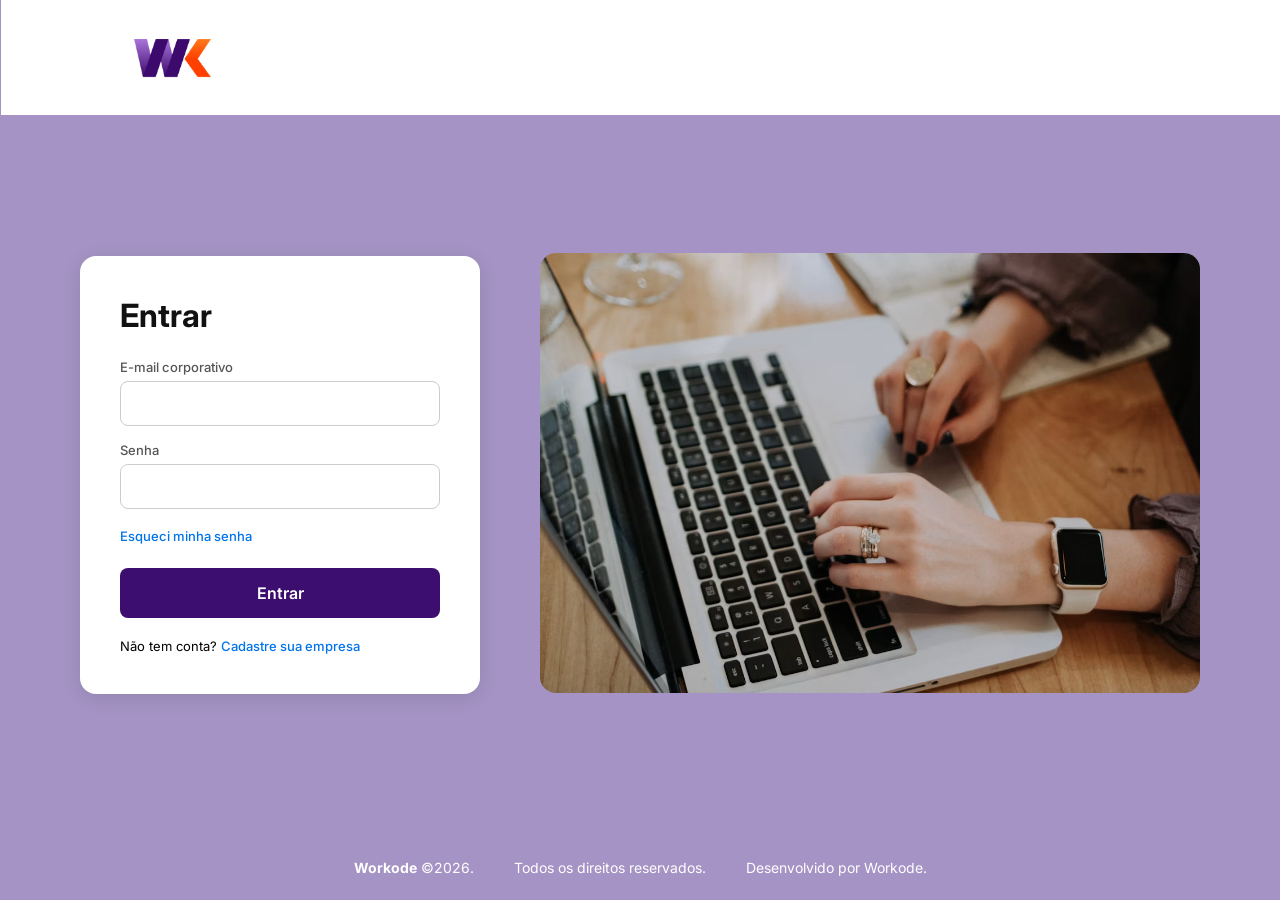
<file: WorKode Site/index.html>
<!DOCTYPE html>
<html lang="pt-BR">
<head>
    <meta charset="UTF-8">
    <meta name="viewport" content="width=device-width, initial-scale=1.0">
    <title>Workode - Entrar</title>
    <link rel="preconnect" href="https://fonts.googleapis.com">
    <link rel="preconnect" href="https://fonts.gstatic.com" crossorigin>
    <link href="https://fonts.googleapis.com/css2?family=Inter:wght@400;500;600;700&display=swap" rel="stylesheet">
    <link rel="stylesheet" href="css/style.css">
    <link rel="icon" type="image/png" href="assets/faviconwk.png">
</head>
<body>

    <header class="header">
        <div class="header-logo-pi">
            <a href="home.html"><img src="assets/header-logo-pi.png" class="header-logo-pi" /></a>
        </div>
    </header>

    <main class="main-container">
        
        <section class="login-box">
            <h2>Entrar</h2>
            
            <form>
                <div class="input-group">
                    <label for="email">E-mail corporativo</label>
                    <input type="email" id="email">
                </div>
                
                <div class="input-group">
                    <label for="password">Senha</label>
                    <input type="password" id="password">
                </div>
                
                <a href="#" class="forgot-password">Esqueci minha senha</a>
                
                <a href="dashboard.html" class="btn-submit">Entrar</a>
            </form>
            
            <p class="signup-text">Não tem conta? <a href="solicite-acesso.html">Cadastre sua empresa</a></p>
        </section>

        <section class="image-container" style="width: 900px;">
            <img src="assets/usando-pc.avif" alt="Pessoa trabalhando em home office">
        </section>

    </main>

    <footer class="footer">
        <p><strong>Workode</strong> ©2026.</p>
        <p>Todos os direitos reservados.</p>
        <p>Desenvolvido por Workode.</p>
    </footer>

</body>
</html>
</file>
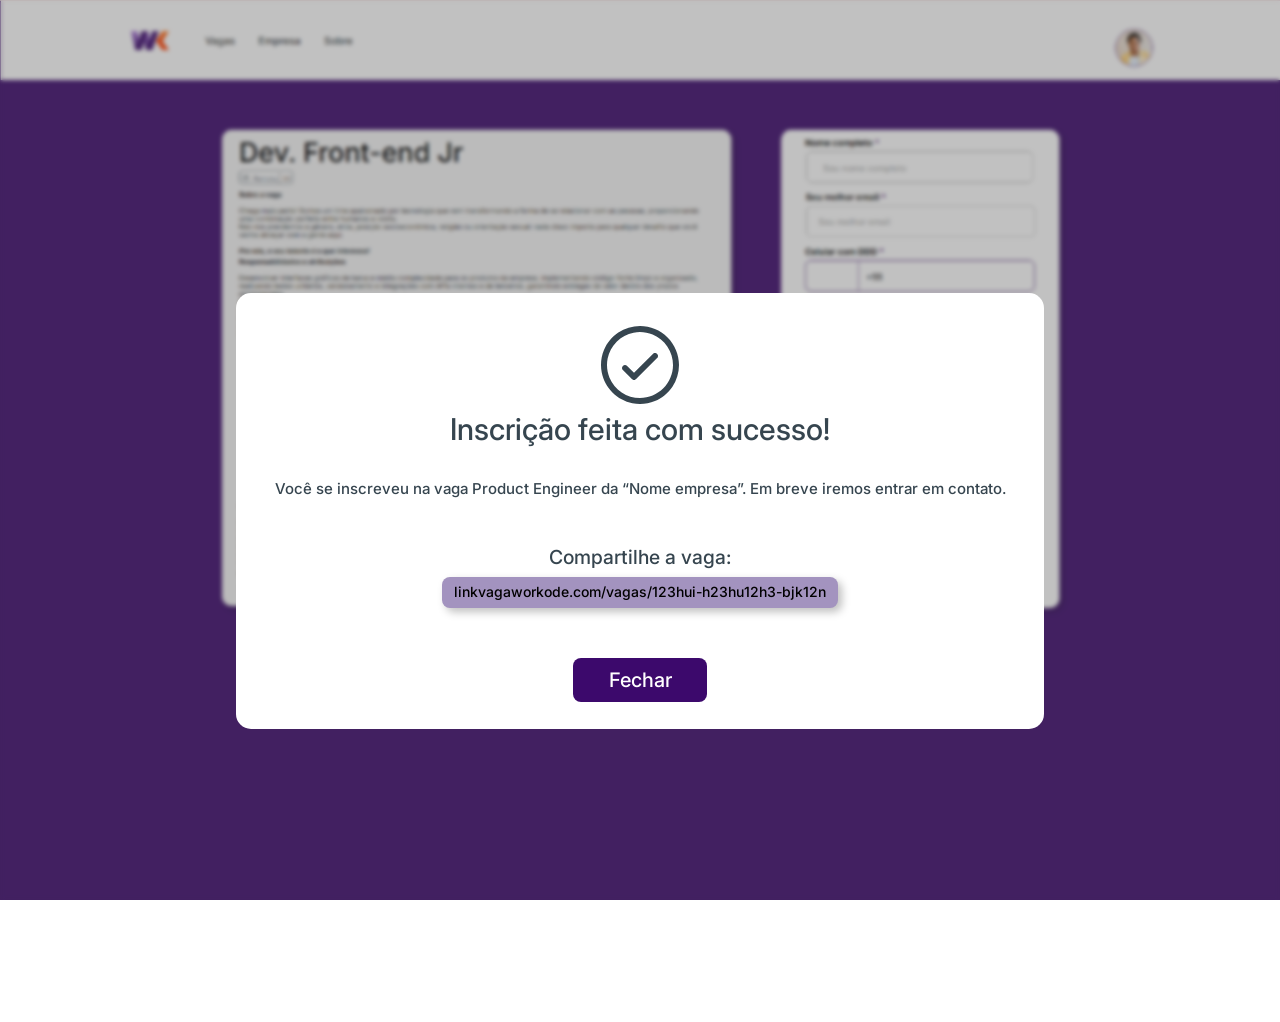
<file: WorKode Site/confirmacao-de.html>
<!DOCTYPE html>
<html>
<head>
  <meta charset="utf-8" />
	<meta name="viewport" content="width=device-width, initial-scale=1, shrink-to-fit=no">
	<link href="https://fonts.googleapis.com/css2?family=Inter:ital,wght@0,100;0,300;0,400;0,500;0,700;0,900;1,100;1,300;1,400;1,500;1,700;1,900&family=Inria Serif:ital,wght@0,100;0,300;0,400;0,500;0,700;0,900;1,100;1,300;1,400;1,500;1,700;1,900&display=swap" rel="stylesheet">
	<link rel="stylesheet" href="css/reset1.css" />
	<link rel="stylesheet" href="css/global1.css" />
	<link rel="stylesheet" href="css/confirmacao-de.css" />
	<link rel="icon" type="image/png" href="assets/faviconwk.png">
	<title>Confirmação Candidatar-se</title>
</head>

<body>
	<img src="assets/tela-confirmação.png" alt="tela-confirmação">
	<div class="col">
		<div class="card-confirmacao">
			<object data="assets/card-confirmacao-graphic.svg" class="card-confirmacao-graphic" type="image/svg+xml"></object>
			<h2 class="card-confirmacao-subtitle">Inscrição feita com sucesso!</h2>
			<p class="card-confirmacao-text-voce-se-inscreveu">
				Você se inscreveu na vaga Product Engineer da “Nome empresa”. Em breve iremos entrar em contato.
			</p>
			<p class="card-confirmacao-text-compartilhe">Compartilhe a vaga:</p>
			<div class="card-confirmacao-link">linkvagaworkode.com/vagas/123hui-h23hu12h3-bjk12n</div>
			<a href="vagas.html" class="card-confirmacao-btn-bottom">
				<button>Fechar</button>
			</a>
		</div>
	</div>
</body>
</html>
</file>
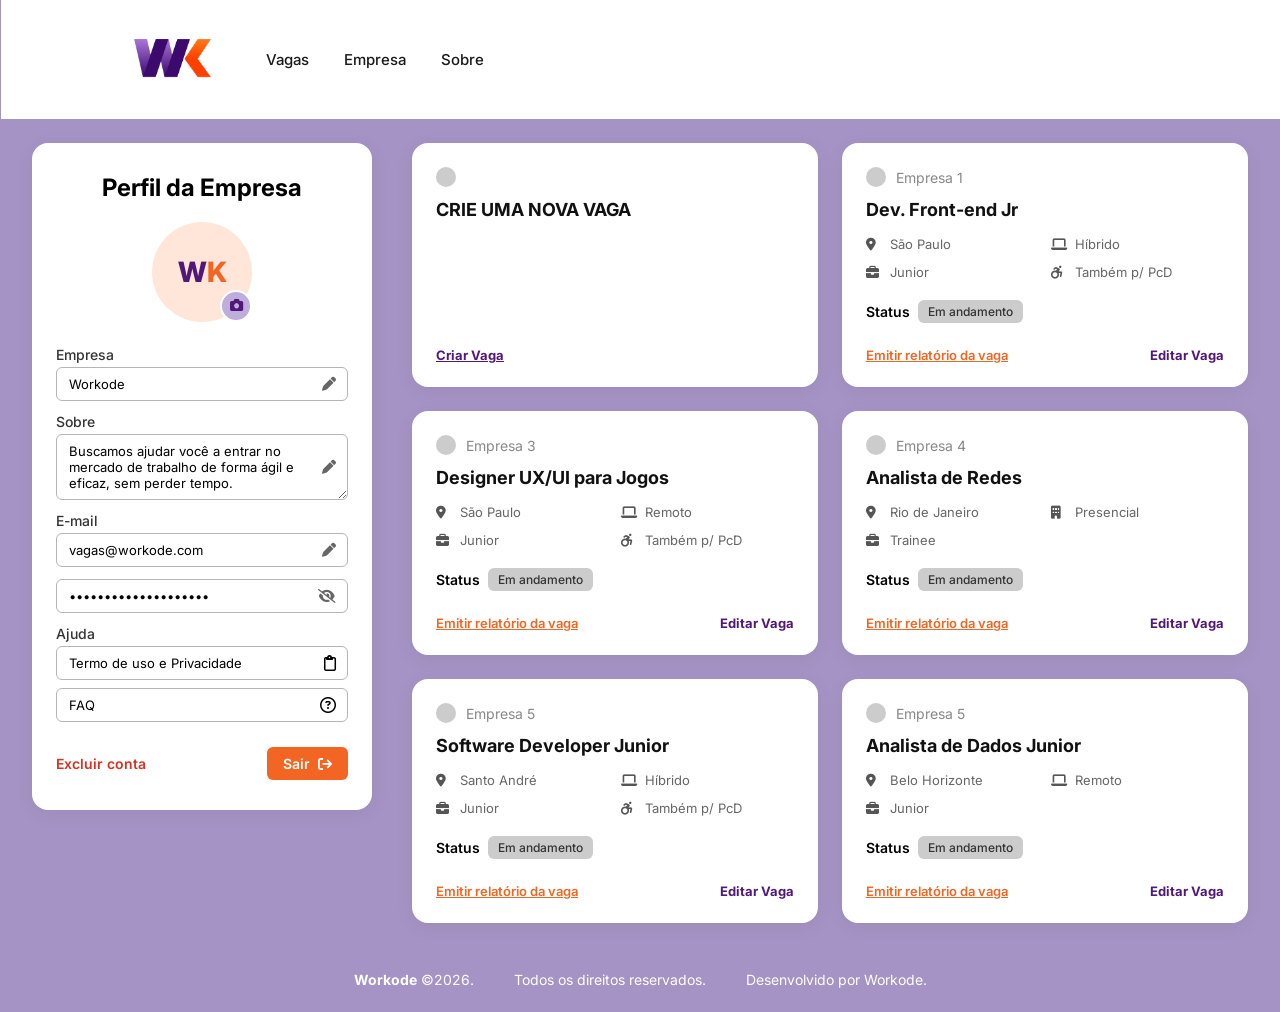
<file: WorKode Site/dashboard.html>
<!DOCTYPE html>
<html lang="pt-BR">
<head>
    <meta charset="UTF-8">
    <meta name="viewport" content="width=device-width, initial-scale=1.0">
    <title>Workode - Perfil da Empresa</title>
    <link rel="preconnect" href="https://fonts.googleapis.com">
    <link rel="preconnect" href="https://fonts.gstatic.com" crossorigin>
    <link href="https://fonts.googleapis.com/css2?family=Inter:wght@400;500;600;700&display=swap" rel="stylesheet">
    <link rel="stylesheet" href="https://cdnjs.cloudflare.com/ajax/libs/font-awesome/6.4.0/css/all.min.css">
    <link rel="stylesheet" href="css/style.css">
    <link rel="icon" type="image/png" href="assets/faviconwk.png">
</head>
<body>

    <header class="header">
		<a href="home.html"><img src="assets/header-logo-pi.png" class="header-logo-pi" /></a>
		<div class="header-menu-nav">
            <a href="vagas.html">Vagas</a>
            <a href="#codigo-empresa">Empresa</a>
            <a href="#codigo-sobre">Sobre</a>
        </div>
	</header>

    <main class="dashboard-container">
        
        <aside class="sidebar-profile">
            <h2>Perfil da Empresa</h2>
            
            <div class="profile-avatar-container">
                <div class="avatar-bg">
                    <span class="logo-w">W</span><span class="logo-k">K</span>
                </div>
                <button class="btn-change-photo"><i class="fa-solid fa-camera"></i></button>
            </div>

            <form class="profile-form">
                <div class="profile-input-group">
                    <label>Empresa</label>
                    <div class="input-with-icon">
                        <input type="text" value="Workode">
                        <i class="fa-solid fa-pen icon-edit"></i>
                    </div>
                </div>

                <div class="profile-input-group">
                    <label>Sobre</label>
                    <div class="input-with-icon">
                        <textarea rows="3">Buscamos ajudar você a entrar no mercado de trabalho de forma ágil e eficaz, sem perder tempo.</textarea>
                        <i class="fa-solid fa-pen icon-edit"></i>
                    </div>
                </div>

                <div class="profile-input-group">
                    <label>E-mail</label>
                    <div class="input-with-icon">
                        <input type="email" value="vagas@workode.com">
                        <i class="fa-solid fa-pen icon-edit"></i>
                    </div>
                </div>

                <div class="profile-input-group">
                    <div class="input-with-icon">
                        <input type="password" value="••••••••••••••••••••">
                        <i class="fa-solid fa-eye-slash icon-edit"></i>
                    </div>
                </div>

                <div class="profile-input-group">
                    <label>Ajuda</label>
                    <div class="input-with-icon menu-item">
                        <input type="text" value="Termo de uso e Privacidade" readonly>
                        <i class="fa-regular fa-clipboard icon-side"></i>
                    </div>
                    <div class="input-with-icon menu-item" style="margin-top: 8px;">
                        <input type="text" value="FAQ" readonly>
                        <i class="fa-regular fa-circle-question icon-side"></i>
                    </div>
                </div>

                <div class="profile-actions">
                    <button type="button" class="btn-delete-account">Excluir conta</button>
                    <a href="home.html" style="text-decoration: none;">
                        <button type="button" class="btn-logout">Sair <i class="fa-solid fa-arrow-right-from-bracket"></i></button>
                    </a>
                </div>
            </form>
        </aside>

        <section class="vagas-grid">
            
            <div class="vaga-card">
                <div class="vaga-header">
                    <div class="vaga-company-badge"></div>
                </div>
                <h3>CRIE UMA NOVA VAGA</h3>
                <div class="vaga-actions">
                    <a href="formulario-vaga.html" class="btn-edit-vaga">Criar Vaga</a>
                </div>
            </div>

                        <div class="vaga-card">
                <div class="vaga-header">
                    <div class="vaga-company-badge"></div>
                    <span>Empresa 1</span>
                </div>
                <h3>Dev. Front-end Jr</h3>
                
                <div class="vaga-details">
                    <div><i class="fa-solid fa-location-dot"></i> São Paulo</div>
                    <div><i class="fa-solid fa-laptop"></i> Híbrido</div>
                    <div><i class="fa-solid fa-briefcase"></i> Junior</div>
                    <div><i class="fa-solid fa-wheelchair-move"></i> Também p/ PcD</div>
                </div>

                <div class="vaga-status">
                    <span>Status</span>
                    <span class="badge-status">Em andamento</span>
                </div>

                <div class="vaga-actions">
                    <button class="btn-report">Emitir relatório da vaga</button>
                    <button class="btn-edit-vaga">Editar Vaga</button>
                </div>
            </div>
            </div>

            <div class="vaga-card">
                <div class="vaga-header">
                    <div class="vaga-company-badge"></div>
                    <span>Empresa 3</span>
                </div>
                <h3>Designer UX/UI para Jogos</h3>
                <div class="vaga-details">
                    <div><i class="fa-solid fa-location-dot"></i> São Paulo</div>
                    <div><i class="fa-solid fa-laptop"></i> Remoto</div>
                    <div><i class="fa-solid fa-briefcase"></i> Junior</div>
                    <div><i class="fa-solid fa-wheelchair-move"></i> Também p/ PcD</div>
                </div>
                <div class="vaga-status">
                    <span>Status</span>
                    <span class="badge-status">Em andamento</span>
                </div>
                <div class="vaga-actions">
                    <button class="btn-report">Emitir relatório da vaga</button>
                    <button class="btn-edit-vaga">Editar Vaga</button>
                </div>
            </div>

            <div class="vaga-card">
                <div class="vaga-header">
                    <div class="vaga-company-badge"></div>
                    <span>Empresa 4</span>
                </div>
                <h3>Analista de Redes</h3>
                <div class="vaga-details">
                    <div><i class="fa-solid fa-location-dot"></i> Rio de Janeiro</div>
                    <div><i class="fa-solid fa-building"></i> Presencial</div>
                    <div><i class="fa-solid fa-briefcase"></i> Trainee</div>
                    <div>&nbsp;</div> </div>
                <div class="vaga-status">
                    <span>Status</span>
                    <span class="badge-status">Em andamento</span>
                </div>
                <div class="vaga-actions">
                    <button class="btn-report">Emitir relatório da vaga</button>
                    <button class="btn-edit-vaga">Editar Vaga</button>
                </div>
            </div>

            <div class="vaga-card">
                <div class="vaga-header">
                    <div class="vaga-company-badge"></div>
                    <span>Empresa 5</span>
                </div>
                <h3>Software Developer Junior</h3>
                <div class="vaga-details">
                    <div><i class="fa-solid fa-location-dot"></i> Santo André</div>
                    <div><i class="fa-solid fa-laptop"></i> Híbrido</div>
                    <div><i class="fa-solid fa-briefcase"></i> Junior</div>
                    <div><i class="fa-solid fa-wheelchair-move"></i> Também p/ PcD</div>
                </div>
                <div class="vaga-status">
                    <span>Status</span>
                    <span class="badge-status">Em andamento</span>
                </div>
                <div class="vaga-actions">
                    <button class="btn-report">Emitir relatório da vaga</button>
                    <button class="btn-edit-vaga">Editar Vaga</button>
                </div>
            </div>

            <div class="vaga-card">
                <div class="vaga-header">
                    <div class="vaga-company-badge"></div>
                    <span>Empresa 5</span>
                </div>
                <h3>Analista de Dados Junior</h3>
                <div class="vaga-details">
                    <div><i class="fa-solid fa-location-dot"></i> Belo Horizonte</div>
                    <div><i class="fa-solid fa-laptop"></i> Remoto</div>
                    <div><i class="fa-solid fa-briefcase"></i> Junior</div>
                    <div>&nbsp;</div>
                </div>
                <div class="vaga-status">
                    <span>Status</span>
                    <span class="badge-status">Em andamento</span>
                </div>
                <div class="vaga-actions">
                    <button class="btn-report">Emitir relatório da vaga</button>
                    <button class="btn-edit-vaga">Editar Vaga</button>
                </div>
            </div>

        </section>

    </main>

    <footer class="footer">
        <p><strong>Workode</strong> ©2026.</p>
        <p>Todos os direitos reservados.</p>
        <p>Desenvolvido por Workode.</p>
    </footer>

</body>
</html>
</file>
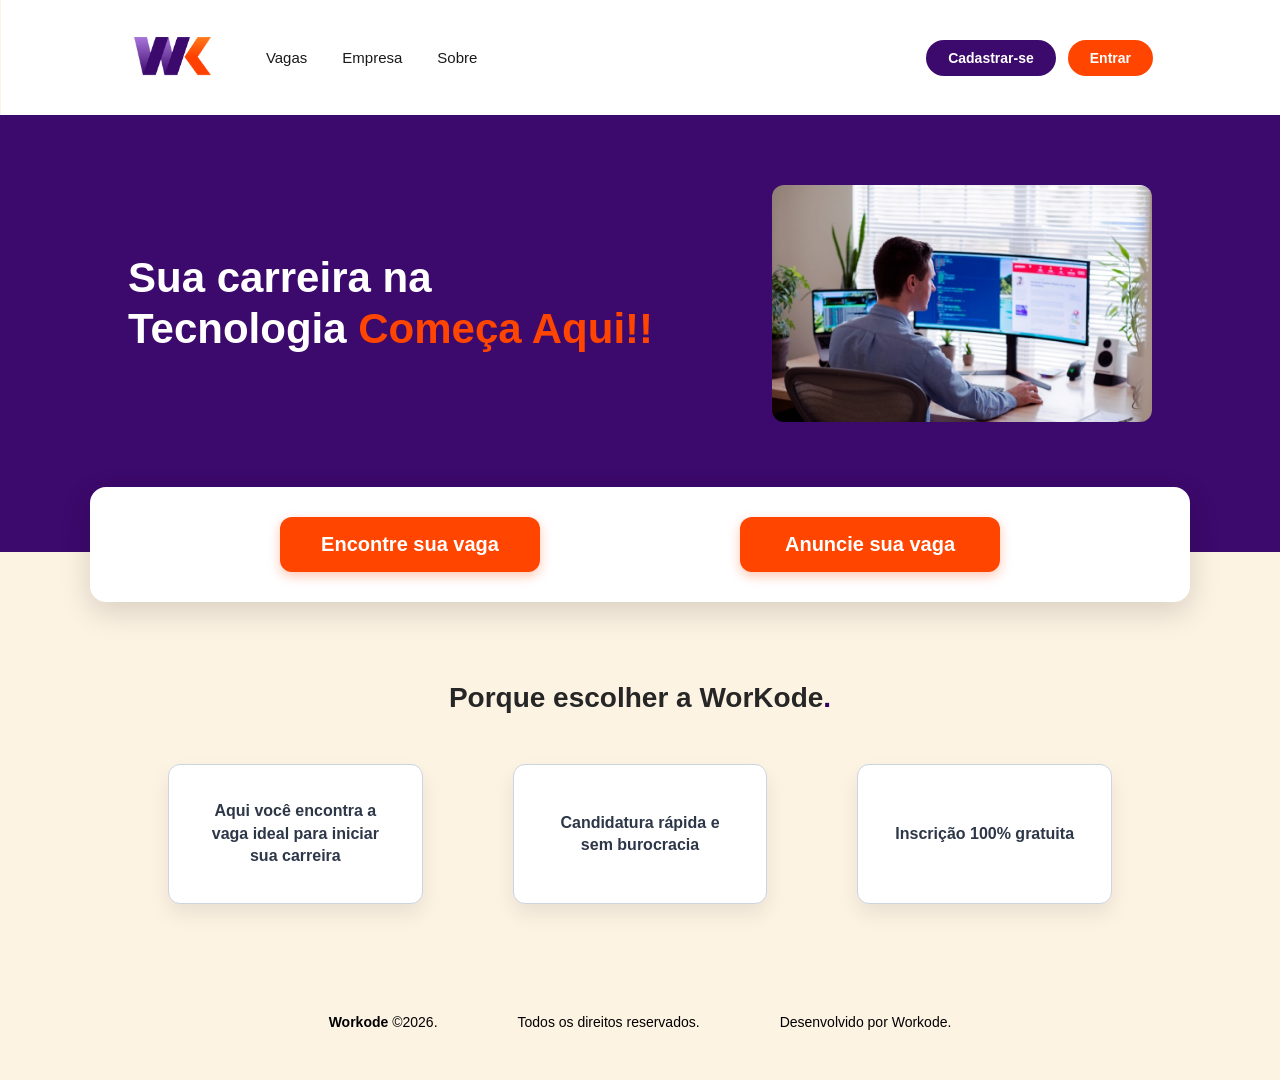
<file: WorKode Site/home.html>
<!DOCTYPE html>
<html lang="pt-BR">
<head>
    <meta charset="utf-8" />
    <meta name="viewport" content="width=device-width, initial-scale=1, shrink-to-fit=no">
    <title>Home</title>
    <link rel="stylesheet" href="css/home.css" />
    <link rel="icon" type="image/png" href="assets/faviconwk.png">
</head>
<body>
    <header class="header">
        <a href="home.html"><img src="assets/header-logo-pi.png" class="header-logo-pi" /></a>
        <div class="header-menu-nav">
            <a href="vagas.html">Vagas</a>
            <a href="index.html">Empresa</a>
            <a href="#codigo-sobre">Sobre</a>
        </div>
        <div class="header-navegacao">
            <a href="registre.html" style="text-decoration: none;">
                <button class="header-btn-botao header-btn-botao1 hover-bright">Cadastrar-se</button>
            </a>
            <a href="login.html" style="text-decoration: none;">
                <button class="header-btn-botao header-btn-botao2 hover-bright">Entrar</button>
            </a>
        </div>
    </header>
    <div class="row">
        <div class="elementos-decorativos">
            <h1 class="elementos-decorativos-title">
                <span>Sua carreira na <br>Tecnologia <b class="bold">Começa Aqui!!</b></span>
            </h1>
            <img src="assets/elementos-decorativos-unsplash.png" class="elementos-decorativos-unsplash" />
        </div>
        <div class="menu-encontrar-vagas">
            <a href="vagas.html" style="text-decoration: none;">
                <button class="menu-encontrar-vagas-btn-botao1 hover-bright text1 btn">Encontre sua vaga</button>
            </a>
            <a href="index.html" style="text-decoration: none;">
                <button class="menu-encontrar-vagas-btn-botao2 text1 btn hover-bright">Anuncie sua vaga</button>
            </a>
        </div>
    </div>
    <div class="info-inferior">
        <h2 class="info-inferior-subtitle">
            Porque escolher a WorKode<span class="sub-text">.</span>
        </h2>
        <div class="info-inferior-row">
            <button class="info-inferior-btn info-inferior-btn1 hover-dark">
                Aqui você encontra a vaga ideal para iniciar sua carreira
            </button>
            <button class="info-inferior-btn info-inferior-btn-candidatura hover-dark">Candidatura rápida e sem burocracia</button>
            <button class="info-inferior-btn info-inferior-btn-inscricao hover-dark">Inscrição 100% gratuita</button>
        </div>
    </div>
    <div class="footer">
        <p class="footer-text-left">Workode <span class="sub-text2">©2026. </span></p>
        <p class="text">Todos os direitos reservados.</p>
        <p class="text">Desenvolvido por Workode.</p>
    </div>
</body>
</html>
</file>
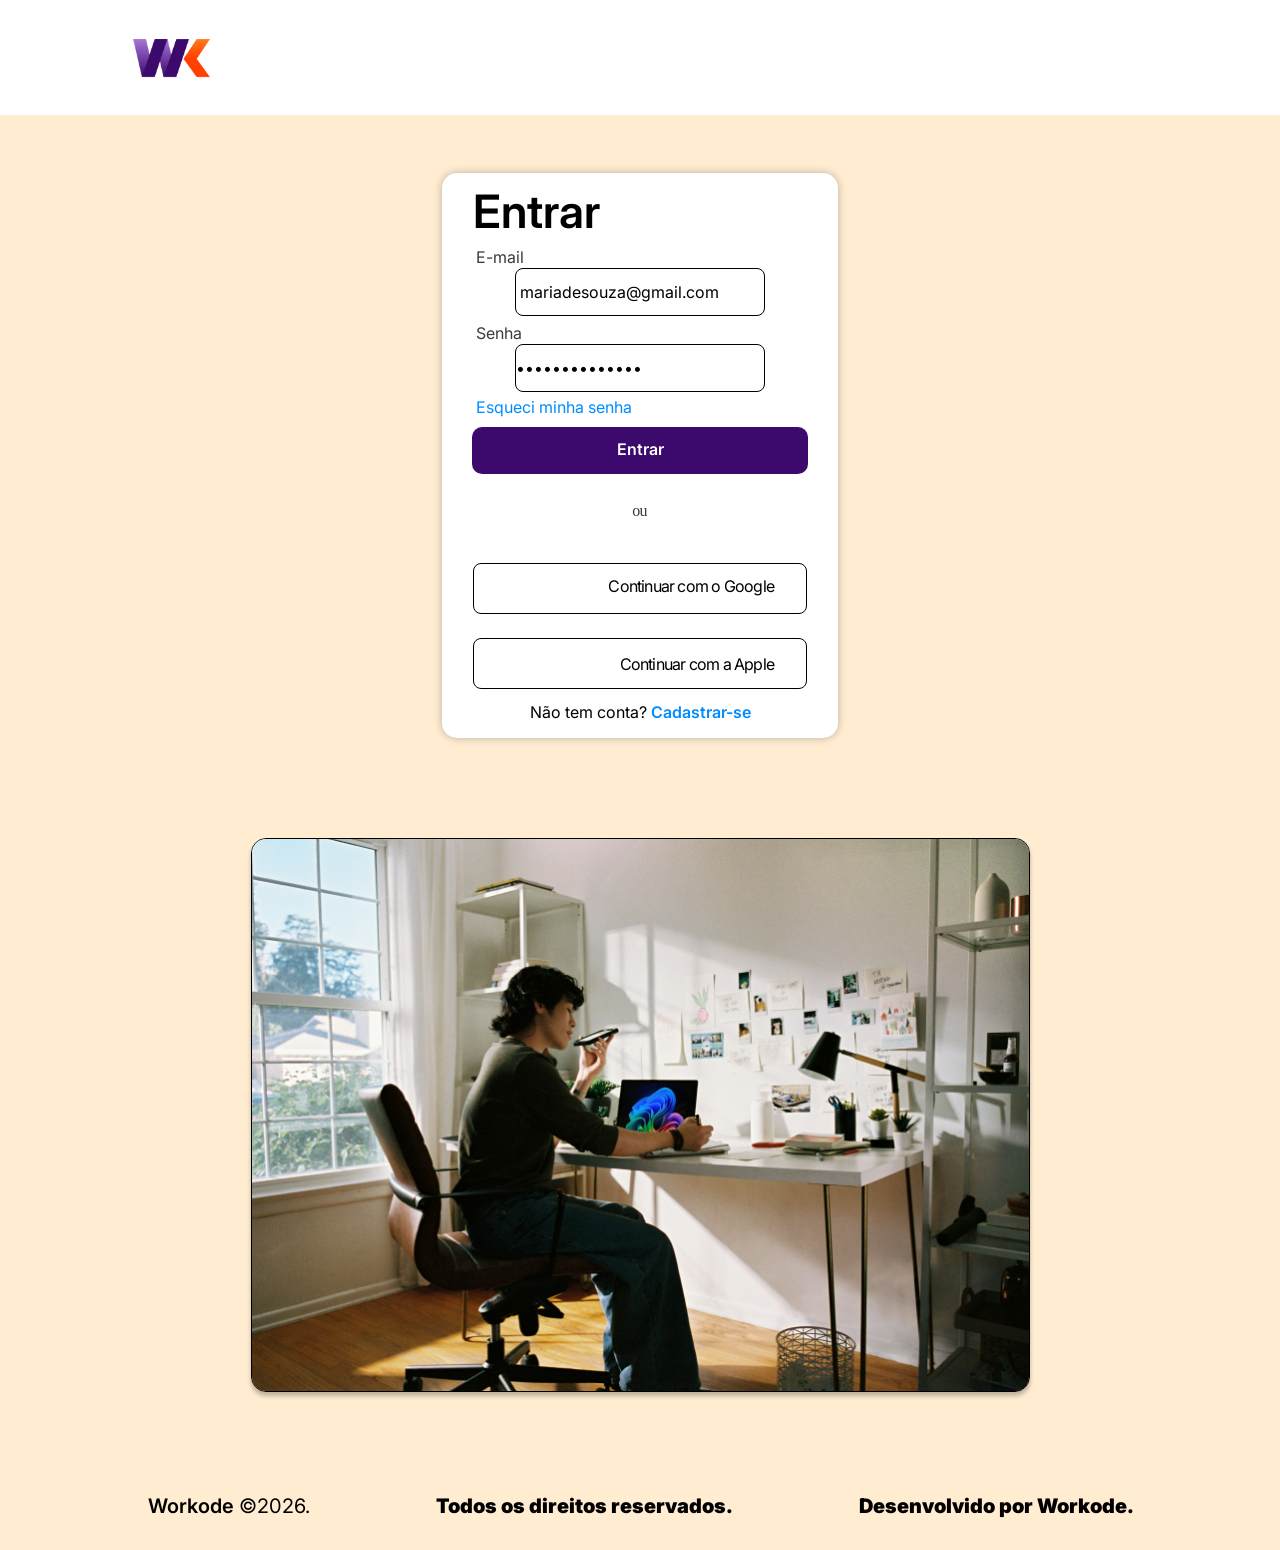
<file: WorKode Site/login.html>
<!DOCTYPE html>
<html>
<head>
  <meta charset="utf-8" />
	<meta name="viewport" content="width=device-width, initial-scale=1, shrink-to-fit=no">
	<link href="https://fonts.googleapis.com/css2?family=Inter:ital,wght@0,100;0,300;0,400;0,500;0,700;0,900;1,100;1,300;1,400;1,500;1,700;1,900&display=swap" rel="stylesheet">
	<link rel="stylesheet" href="css/reset.css" />
	<link rel="stylesheet" href="css/global.css" />
	<link rel="stylesheet" href="css/login.css" />
	<link rel="icon" type="image/png" href="assets/faviconwk.png">
	<title>Login</title>
</head>
<body>
	<header class="header">
		<a href="home.html"><img src="assets/header-logo-pi.png" class="header-logo-pi" /></a>
	</header>
	<main>
		<div class="row">
			<div class="card-login">
				<h1 class="card-login-title">Entrar</h1>
				<label class="card-login-text card-login-text1">E-mail</label>
				<input class="card-login-retangulo-destino card-login-retangulo1" value=" mariadesouza@gmail.com"></input>
				<label class="card-login-text card-login-text-senha">Senha</label>
				<input class="card-login-retangulo-destino card-login-retangulo2" type="password" value="12345678995555"></input>
				<p class="card-login-text card-login-text-esqueci-minha"><a href="#">Esqueci minha senha</a></p>
				<a href="perfil-do-usuario.html"><button class="card-login-btn-botao hover-bright">Entrar</button></a>
				<div class="card-login-row">
					<div class="card-login-line card-login-line-left"></div>
					<p class="card-login-text-ou">ou</p>
					<div class="card-login-line card-login-line-right"></div>
				</div>
				<button class="card-login-btn-continuar card-login-btn hover-dark">Continuar com o Google</button>
				<button class="card-login-btn-continuar card-login-btn-continuar1 hover-dark">Continuar com a Apple</button>
				<p class="card-login-text-bottom">Não tem conta?
					<a href="registre.html"><b class="bold">Cadastrar-se<b></a></p>
			</div>
			<img src="assets/imagem-direita.png" class="imagem-direita" />
		</div>
	</main>
	<footer>
		<div class="footer">
			<p class="footer-text-left">Workode <span class="sub-text">©2026. </span></p>
			<p class="footer-text">Todos os direitos reservados.</p>
			<p class="footer-text">Desenvolvido por Workode.</p>
		</div>
	</footer>
</body>
</html>
</file>
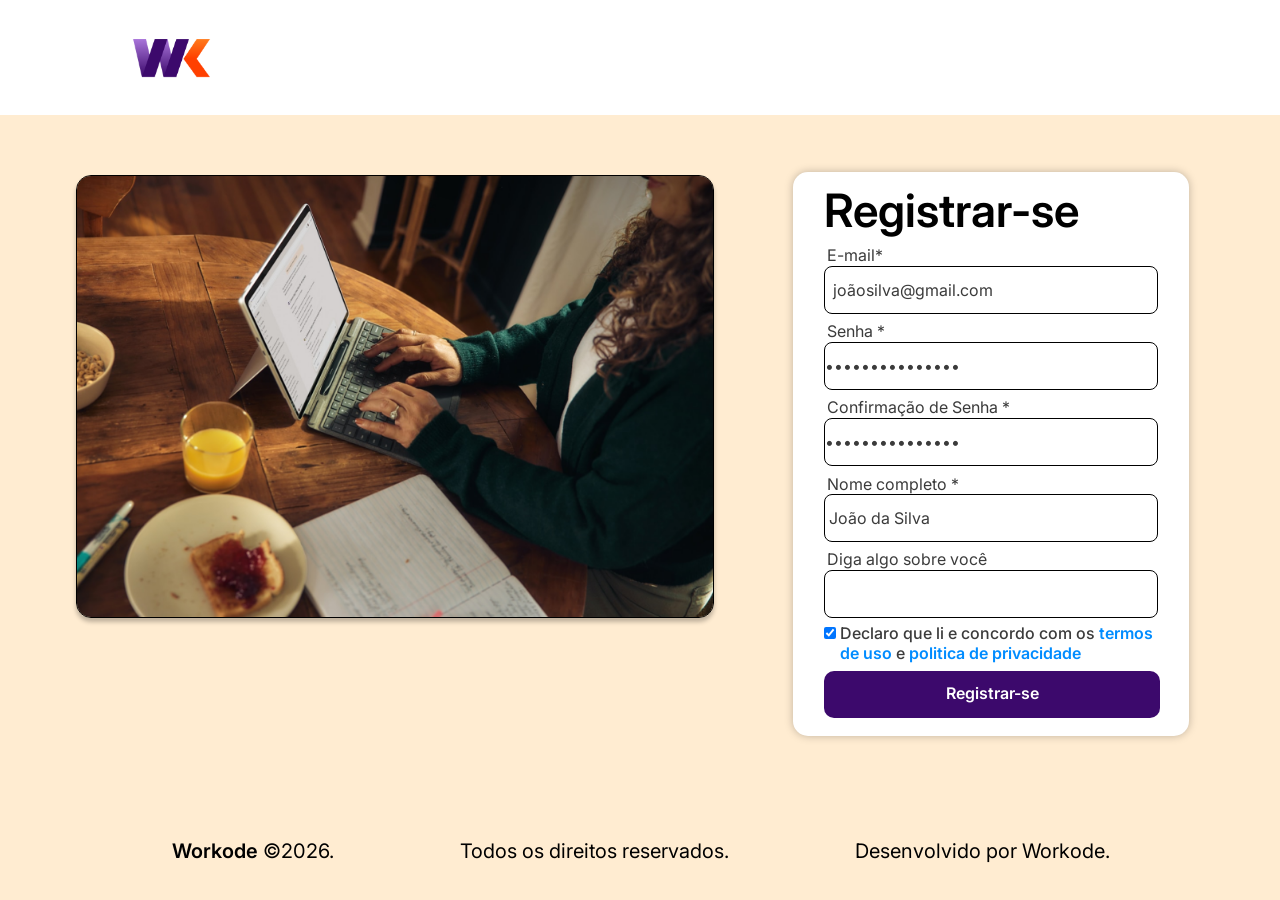
<file: WorKode Site/registre.html>
<!DOCTYPE html>
<html>
<head>
  <meta charset="utf-8" />
	<meta name="viewport" content="width=device-width, initial-scale=1, shrink-to-fit=no">
	<link href="https://fonts.googleapis.com/css2?family=Inter:ital,wght@0,100;0,300;0,400;0,500;0,700;0,900;1,100;1,300;1,400;1,500;1,700;1,900&display=swap" rel="stylesheet">
	<link rel="stylesheet" href="css/reset.css" />
	<link rel="stylesheet" href="css/global.css" />
	<link rel="stylesheet" href="css/registre-se.css" />
	<link rel="icon" type="image/png" href="assets/faviconwk.png">
	<title>Resgistre-se</title>
</head>

<body>
	<header class="header">
		<a href="home.html"><img src="assets/header-logo.png" class="header-logo" /></a>
	</header>
	
	<div class="row">
		<img src="assets/imagem-esquerda.png" class="imagem-esquerda" />
		
		<div class="card-registro">
			<h1 class="card-registro-title">Registrar-se</h1>
			<p class="card-registro-text">E-mail*</p>
			<input class="card-registro-retangulo-destino card-registro-retangulo1" value="  joãosilva@gmail.com"></input>
			<p class="card-registro-text">Senha *</p>
			<input class="card-registro-retangulo-destino card-registro-retangulo2" type="password" value="111111111111111"></input>
			<p class="card-registro-text">Confirmação de Senha *</p>
			<input class="card-registro-retangulo-destino card-registro-retangulo3" type="password" value="111111111111111"></input>
			<p class="card-registro-text card-registro-text-nome-completo">Nome completo *</p>
			<input class="card-registro-retangulo-destino card-registro-retangulo4" value=" João da Silva"></input>
			<p class="card-registro-text">Diga algo sobre você</p>
			<input class="card-registro-retangulo-destino card-registro-retangulo5"></input>
			<form action="#" method="post">
			<div class="card-registro-row">
				<input class="card-registro-rect-left" type="checkbox" checked></input>
				<p class="card-registro-text2">
					Declaro que li e concordo com os <b class="bold"><a href="#">termos de uso</a></b> e <b class="bold"><a href="#">politica de privacidade</a></b>
				</p>
			</div>
			</form>
			
			<a href="perfil-do-usuario.html"><button class="card-registro-btn-botao hover-bright">Registrar-se</button></a>
		</div>
	</div>
	
	<div class="footer">
		<p class="footer-text-left">Workode <span class="sub-text">©2026. </span></p>
		<p class="footer-text">Todos os direitos reservados.</p>
		<p class="footer-text">Desenvolvido por Workode.</p>
	</div>
</body>

</html>
</file>
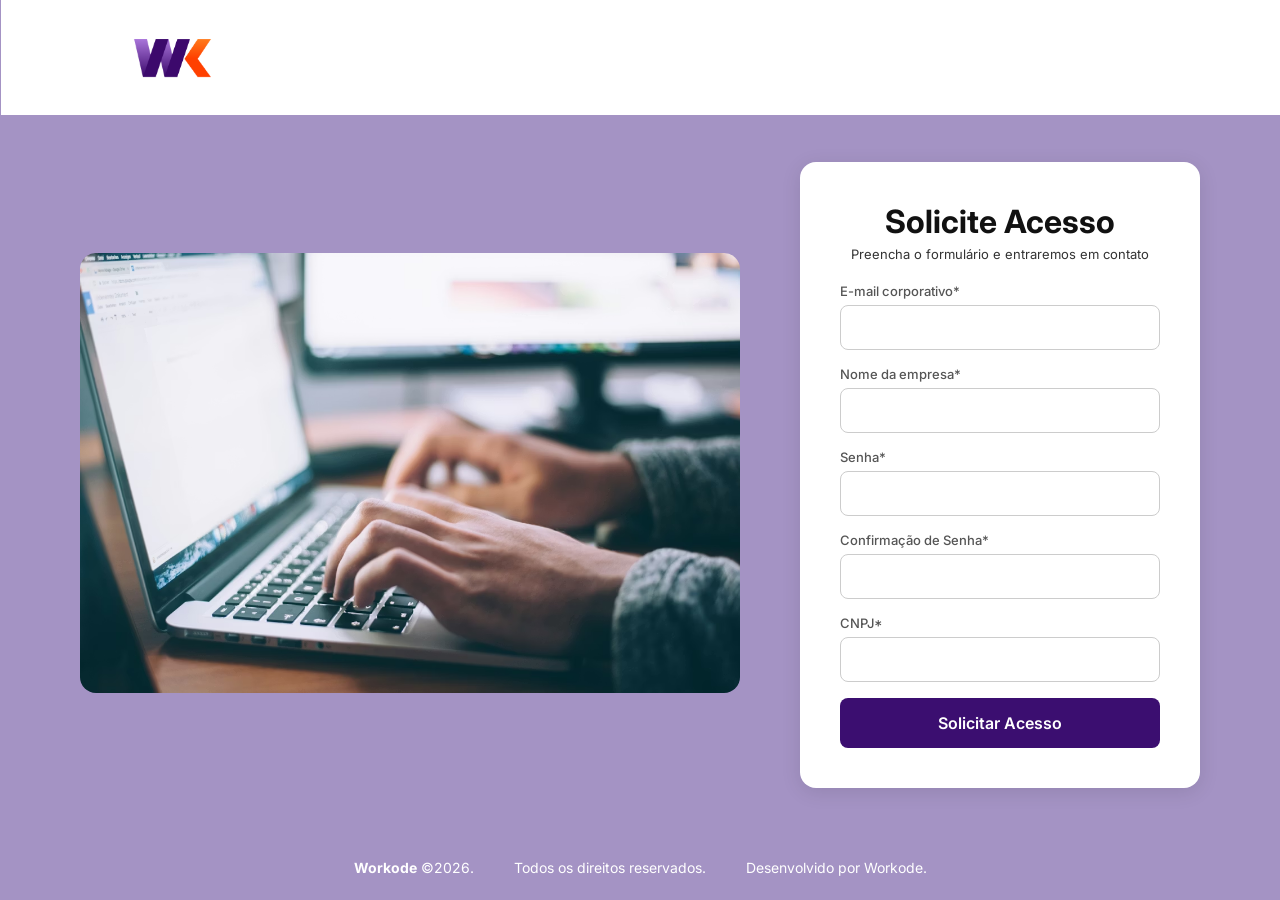
<file: WorKode Site/solicite-acesso.html>
<!DOCTYPE html>
<html lang="pt-BR">
<head>
    <meta charset="UTF-8">
    <meta name="viewport" content="width=device-width, initial-scale=1.0">
    <title>Workode - Solicite Acesso</title>
    <link rel="preconnect" href="https://fonts.googleapis.com">
    <link rel="preconnect" href="https://fonts.gstatic.com" crossorigin>
    <link href="https://fonts.googleapis.com/css2?family=Inter:wght@400;500;600;700&display=swap" rel="stylesheet">
    <link rel="stylesheet" href="css/style.css">
    <link rel="icon" type="image/png" href="assets/faviconwk.png">
</head>

<body>

    <header class="header">
        <div class="header-logo-pi">
            <a href="home.html"><img src="assets/header-logo-pi.png" class="header-logo-pi" /></a>
        </div>
    </header>

    <main class="main-container">
        
        <section class="image-container">
            <img src="assets/imagem-notebook1.avif" alt="Pessoa a utilizar um notebook">
        </section>

        <section class="login-box">
            <div class="form-header">
                <h2>Solicite Acesso</h2>
                <p class="subtitle">Preencha o formulário e entraremos em contato</p>
            </div>
            
            <form>
                <div class="input-group">
                    <label for="email">E-mail corporativo*</label>
                    <input type="email" id="email">
                </div>

                <div class="input-group">
                    <label for="empresa">Nome da empresa*</label>
                    <input type="text" id="empresa">
                </div>
                
                <div class="input-group">
                    <label for="password">Senha*</label>
                    <input type="password" id="password">
                </div>

                <div class="input-group">
                    <label for="confirm-password">Confirmação de Senha*</label>
                    <input type="password" id="confirm-password">
                </div>

                <div class="input-group">
                    <label for="cnpj">CNPJ*</label>
                    <input type="text" id="cnpj">
                </div>
                
                <a href="dashboard.html" class="btn-submit">Solicitar Acesso</a>
            </form>
        </section>

    </main>

    <footer class="footer">
        <p><strong>Workode</strong> ©2026.</p>
        <p>Todos os direitos reservados.</p>
        <p>Desenvolvido por Workode.</p>
    </footer>

</body>
</html>
</file>
<file: WorKode Site/css/style.css>
/* ==========================================
   1. CORES GERAIS E VARIÁVEIS DO SISTEMA
   ========================================== */
:root {
    --bg-purple: #a493c4;       /* Roxo de fundo das telas */
    --brand-purple: #51187a;    /* Roxo da logo e destaques */
    --brand-orange: #f26522;    /* Laranja da logo e botões de destaque */
    --btn-dark-purple: #3b0e70; /* Roxo escuro dos botões principais */
    --btn-hover-purple: #2a0a52;
    --text-dark: #111111;
    --text-muted: #666666;
    --border-color: #cccccc;
    --white: #ffffff;
}


.btn-submit{
    display: flex;
    justify-content: center;
    align-items: center;

    width: 200px;
    height: 50px;

    background: purple;
    color: white;
    text-decoration: none;
    border-radius: 5px;
}
/* ==========================================
   2. RESET E CONFIGURAÇÕES BASE
   ========================================== */
* {
    margin: 0;
    padding: 0;
    box-sizing: border-box;
    font-family: 'Inter', sans-serif;
}

body {
    background-color: var(--bg-purple);
    min-height: 100vh;
    display: flex;
    flex-direction: column;
    overflow-x: hidden;
}


.header {
    display: flex;
    justify-content: space-between;
    align-items: center;
    padding: 25px 10%;
    background-color: #FFFFFF;
    width: 100%;
    margin: 0 0 0 1px;
}

.header-logo-pi {
    height: 65px;
    object-fit: contain;
}

.header-menu-nav {
    display: flex;
    gap: 35px;
    margin-right: auto;
    margin-left: 50px;
}
.header-menu-nav a {
    font-size: 15px;
    font-weight: 500;
    color: #1a1a1a;
    text-decoration: none;
}
.logo-w { color: var(--brand-purple); }
.logo-k { color: var(--brand-orange); }

.nav-links a {
    text-decoration: none;
    color: #333333;
    font-size: 16px;
    font-weight: 500;
    margin-right: 25px;
    transition: color 0.2s;
}

.nav-links a.active, .nav-links a:hover {
    font-weight: 700;
    color: var(--brand-purple);
}

.footer {
    display: flex;
    justify-content: center;
    gap: 40px;
    padding: 24px;
    color: var(--white);
    font-size: 14px;
    margin-top: auto;
}

/* ==========================================
   4. LAYOUTS DE DUAS COLUNAS (Login, Cadastro, Vagas)
   ========================================== */
.main-container {
    flex: 1;
    display: flex;
    justify-content: center;
    align-items: center;
    gap: 60px;
    padding: 20px 40px; /* era: 40px */
    max-width: 1200px;
    margin: 0 auto;
    width: 100%;
}

/* Adaptação específica para a tela de criar vaga (texto longo) */
.main-vaga-layout {
    max-width: 1300px;
    align-items: flex-start;
    gap: 80px;
}

/* ==========================================
   5. CAIXAS DE FORMULÁRIO (Cards Brancos)
   ========================================== */
.login-box {
    background-color: var(--white);
    padding: 40px;
    border-radius: 16px;
    width: 100%;
    max-width: 400px;
    box-shadow: 0px 4px 20px rgba(0, 0, 0, 0.1);
}

.form-vaga-box {
    max-width: 500px; /* Um pouco mais largo para os selects lado a lado */
}

.login-box h2 {
    font-size: 32px;
    font-weight: 700;
    color: var(--text-dark);
    margin-bottom: 24px;
}

.form-header {
    text-align: center;
    margin-bottom: 20px;
}

.form-header h2 {
    margin-bottom: 4px;
}

.subtitle {
    font-size: 13px;
    color: #333333;
    line-height: 1.4;
}

/* Elementos de Input comuns */
.input-group {
    margin-bottom: 16px;
    text-align: left;
}

.input-group label {
    display: block;
    font-size: 13px;
    color: #555555;
    margin-bottom: 6px;
    font-weight: 500;
}

.input-group input, 
.input-group textarea, 
.input-group select {
    width: 100%;
    padding: 12px;
    border: 1px solid var(--border-color);
    border-radius: 8px;
    font-size: 15px;
    outline: none;
    background-color: var(--white);
    transition: border-color 0.2s;
}

.input-group textarea {
    resize: none;
}

.input-group input:focus, 
.input-group textarea:focus, 
.input-group select:focus {
    border-color: var(--brand-purple);
}

/* Customização dos selects nativos com setinha sutil */
.input-group select {
    appearance: none;
    background-image: url("data:image/svg+xml;utf8,<svg xmlns='http://www.w3.org/2000/svg' width='10' height='6' viewBox='0 0 10 6'><path fill='%23666666' d='M0 0h10L5 6z'/></svg>");
    background-repeat: no-repeat;
    background-position: right 12px center;
    cursor: pointer;
    color: var(--text-muted);
}

/* Grid interno do formulário de vagas (2 itens por linha) */
.selection-grid {
    display: grid;
    grid-template-columns: repeat(2, 1fr);
    gap: 12px 20px;
}

/* Links internos e botões padrão dos cards */
.forgot-password {
    display: inline-block;
    font-size: 13px;
    color: #0073ea;
    text-decoration: none;
    margin-bottom: 24px;
    font-weight: 500;
}

.btn-submit {
    width: 100%;
    background-color: var(--btn-dark-purple);
    color: var(--white);
    border: none;
    padding: 14px;
    border-radius: 8px;
    font-size: 16px;
    font-weight: 600;
    cursor: pointer;
    transition: background-color 0.2s;
}

.btn-submit:hover {
    background-color: var(--btn-hover-purple);
}

.signup-text {
    font-size: 13px;
    margin-top: 20px;
}
.signup-text a {
    color: #0073ea;
    text-decoration: none;
    font-weight: 500;
}
.signup-text a:hover, .forgot-password:hover {
    text-decoration: underline;
}

/* Contêineres de Imagens Padrão das telas split */
.image-container, .image-wrapper {
    max-width: 779px;
    width: 100%;
	flex-shrink: 1;
	border-radius: 15px;
}

.image-container img, .image-wrapper img {
    width: 100%;
    height: auto;
    border-radius: 16px;
    object-fit: cover;
}

/* ==========================================
   6. TEXTOS INFORMATIVOS (Tela Formulário da Vaga)
   ========================================== */
.info-container {
    flex: 1;
    color: var(--white);
}

.info-container h1 {
    font-size: 36px;
    font-weight: 700;
    line-height: 1.3;
    margin-bottom: 24px;
}

.info-container .description {
    font-size: 16px;
    line-height: 1.5;
    opacity: 0.9;
    margin-bottom: 16px;
}

.bullet-list {
    list-style-type: disc;
    padding-left: 24px;
    margin-bottom: 16px;
}

.bullet-list li {
    font-size: 16px;
    line-height: 1.6;
    margin-bottom: 4px;
    opacity: 0.9;
}

/* ==========================================
   7. LAYOUT DASHBOARD (Perfil + Grid de Vagas)
   ========================================== */
.dashboard-container {
    flex: 1;
    display: flex;
    padding: 24px 32px; /* era: 40px 50px */
    gap: 40px;
    max-width: 1400px;
    width: 100%;
    margin: 0 auto;
    align-items: flex-start;
}

/* Sidebar do Perfil */
.sidebar-profile {
    background-color: var(--white);
    padding: 30px 24px;
    border-radius: 16px;
    width: 100%;
    max-width: 340px;
    box-shadow: 0px 4px 20px rgba(0, 0, 0, 0.05);
}

.sidebar-profile h2 {
    font-size: 24px;
    text-align: center;
    margin-bottom: 20px;
}

/* Avatar circular na sidebar */
.profile-avatar-container {
    position: relative;
    width: 100px;
    height: 100px;
    margin: 0 auto 24px auto;
}

.avatar-bg {
    background-color: #ffe6d9;
    width: 100%;
    height: 100%;
    border-radius: 50%;
    display: flex;
    justify-content: center;
    align-items: center;
    font-size: 28px;
    font-weight: 800;
}

.btn-change-photo {
    position: absolute;
    bottom: 0;
    right: 0;
    background-color: #bfaedc;
    border: 2px solid var(--white);
    width: 32px;
    height: 32px;
    border-radius: 50%;
    cursor: pointer;
    display: flex;
    justify-content: center;
    align-items: center;
    color: var(--brand-purple);
}

/* Inputs da Sidebar com ícone de edição integrado */
.profile-input-group {
    margin-bottom: 12px;
}

.profile-input-group label {
    display: block;
    font-size: 14px;
    font-weight: 500;
    color: #333333;
    margin-bottom: 4px;
}

.input-with-icon {
    position: relative;
    display: flex;
    align-items: center;
}

.input-with-icon input, 
.input-with-icon textarea {
    width: 100%;
    padding: 8px 35px 8px 12px;
    border: 1px solid #b5b5b5;
    border-radius: 6px;
    font-size: 13px;
    outline: none;
}

.icon-edit {
    position: absolute;
    right: 12px;
    color: var(--text-muted);
    font-size: 14px;
    cursor: pointer;
}

.icon-side {
    position: absolute;
    right: 12px;
    color: #000000;
    font-size: 16px;
}

/* Botões da parte inferior da sidebar */
.profile-actions {
    display: flex;
    justify-content: space-between;
    align-items: center;
    margin-top: 25px;
}

.btn-delete-account {
    background: none;
    border: none;
    color: #d93025;
    font-weight: 600;
    font-size: 14px;
    cursor: pointer;
}

.btn-logout {
    background-color: var(--brand-orange);
    color: var(--white);
    border: none;
    padding: 8px 16px;
    border-radius: 6px;
    font-weight: 600;
    font-size: 14px;
    cursor: pointer;
    display: flex;
    align-items: center;
    gap: 8px;
}

/* Grid de Vagas à direita */
.vagas-grid {
    flex: 1;
    display: grid;
    grid-template-columns: repeat(2, 1fr);
    gap: 24px;
}

.vaga-card {
    background-color: var(--white);
    border-radius: 16px;
    padding: 24px;
    box-shadow: 0px 4px 20px rgba(0, 0, 0, 0.05);
    display: flex;
    flex-direction: column;
}

.vaga-header {
    display: flex;
    align-items: center;
    gap: 10px;
    color: #888888;
    font-size: 14px;
    margin-bottom: 12px;
}

.vaga-company-badge {
    width: 20px;
    height: 20px;
    background-color: #cccccc;
    border-radius: 50%;
}

.vaga-card h3 {
    font-size: 18px;
    font-weight: 700;
    color: var(--text-dark);
    margin-bottom: 16px;
}

.vaga-details {
    display: grid;
    grid-template-columns: repeat(2, 1fr);
    gap: 12px;
    font-size: 13px;
    color: var(--text-muted);
    margin-bottom: 20px;
}

.vaga-details i {
    width: 16px;
    color: #555555;
    margin-right: 4px;
}

.vaga-status {
    display: flex;
    align-items: center;
    gap: 8px;
    font-size: 14px;
    font-weight: 600;
    margin-bottom: 24px;
}

.badge-status {
    background-color: #cccccc;
    color: #333333;
    padding: 4px 10px;
    border-radius: 6px;
    font-size: 12px;
    font-weight: 500;
}

.vaga-actions {
    margin-top: auto;
    display: flex;
    justify-content: space-between;
    align-items: center;
}

.btn-report {
    background: none;
    border: none;
    color: var(--brand-orange);
    font-size: 13px;
    font-weight: 600;
    text-decoration: underline;
    cursor: pointer;
}

.btn-edit-vaga {
    background: none;
    border: none;
    color: var(--brand-purple);
    font-size: 13px;
    font-weight: 700;
    cursor: pointer;
}

/* ==========================================
   8. RESPONSIVIDADE COMPLETA
   ========================================== */
@media (max-width: 1024px) {
    .vagas-grid {
        grid-template-columns: 1fr; /* 1 card por linha em tablets */
    }
    .main-container {
        gap: 40px;
    }
}

@media (max-width: 900px) {
    .main-container, .main-vaga-layout {
        flex-direction: column;
        align-items: center;
        padding: 20px;
    }
    
    .image-container, .image-wrapper {
        display: none; /* Esconde imagens laterais no mobile */
    }

    .selection-grid {
        grid-template-columns: 1fr; /* Inputs do formulário empilham no mobile */
        gap: 0;
    }

    .login-box, .form-vaga-box {
        max-width: 100%;
    }
}

@media (max-width: 768px) {
    .dashboard-container {
        flex-direction: column;
        padding: 20px;
    }
    .sidebar-profile {
        max-width: 100%;
    }
    .navbar {
        padding: 15px 20px;
        flex-direction: column;
        gap: 15px;
    }
    .footer {
        flex-direction: column;
        align-items: center;
        gap: 10px;
        text-align: center;
    }
}
</file>
<file: WorKode Site/css/global1.css>
:root {
	/* responsive margins / paddings */
	--margin-sm: 16px;
	--margin-md: 32px;
}

* {
	--min-screen-size: 430;
	--max-screen-size: 1440;
	--interpolate-diff: calc(var(--max-font-size) - var(--min-font-size));
	--interpolate: clamp(calc(var(--min-font-size) * 1px), calc((var(--min-font-size) * 1px) + var(--interpolate-diff) * ((100vw - calc(var(--min-screen-size) * 1px)) / (var(--max-screen-size) - var(--min-screen-size)))), calc(var(--max-font-size) * 1px));
}

html {
	height: 100%;
	font-size: 16px;
}



/* text utility classes */

.text {
	font-style: normal;
	font-weight: 500;
	letter-spacing: 0px;
}

.text-gray {
	color: #6b6b6b;
	font-size: 11px;
	font-weight: 500;
}

.bold2 {
	font-style: italic;
	font-weight: 600;
}

.sub-text3 {
	font-weight: 400;
}

.link {
	color: #3c096c;
	text-decoration: underline;
}

.sub-text2 {
	color: #3c096c;
}

.bold {
	font-weight: 700;
}

.sub-text {
	color: #3c096c;
}



/* button hover utility classes */

.hover-bright:hover {
	filter: brightness(1.2);
}

.hover-dark:hover {
	filter: brightness(0.85);
}
</file>
<file: WorKode Site/css/confirmacao-de.css>
body {
	container: body / inline-size;
	position: relative;
	min-height: 100%;
	font-family: 'Inter';
	line-height: normal;
	letter-spacing: 0px;
	background-color: #3c096c;
	overflow: auto;
}

.text-a {
	text-align: center;
}

.card {
	position: absolute; top: 183px; right: 101px; 
	box-shadow: 4px 4px 9px 0px rgba(0, 0, 0, 0.25);
	width: calc(100% - 101px);
	max-width: 414px;
	display: flex;
	flex-direction: column;
	gap: 3px;
	font-size: 13px;
	background-color: #fff;
	padding: 11px 36px 10px 36px;
	border-radius: 15px;
}

.card-text {
	color: #000;
	font-weight: 600;
}

.card-input {
	margin-left: 1px; margin-top: 2px;
	color: #aeaeae;
	font-style: normal;
	letter-spacing: 0px;
	text-align: left;
	padding: 0 18px;
	border: 1px solid #aeaeae;
	border-radius: 8px;
}

.card-graphic {
	position: absolute; z-index: 1; top: 489px; left: 129px; 
	width: 9px; height: 9px;
}

.input-group {
	position: relative;
	margin-left: 1px; margin-top: 2px;
	min-height: 47px;
	flex-shrink: 0;
	text-align: left;
}

.input-group-text {
	position: absolute; top: 28px; left: 89px; 
	color: #000;
	font-family: 'Inria Serif';
	font-weight: 700;
}

.input-group-seu-nome-completo {
	position: absolute; top: 0; left: 0; 
	width: calc(100% - 32px);
	max-width: 341px;
	color: #aeaeae;
	font-style: normal;
	font-weight: 500;
	letter-spacing: 0px;
	text-align: left;
	padding: 16px 25px 13px 25px;
	border: 1px solid #aeaeae;
	border-radius: 8px;
}

.card-text2 {
	margin-left: 1px; margin-right: 1px; margin-top: 10px;
}

.card-input1 {
	font-weight: 500;
	padding-top: 15px;
	padding-bottom: 14px;
}

.card-text3 {
	margin-top: 10px;
}

.btn-white {
	margin-right: 1px; margin-top: 2px;
	display: flex;
	gap: 11px;
	color: #000;
	font-style: normal;
	font-weight: 500;
	letter-spacing: 0px;
	text-align: unset;
	background-color: #fff;
	padding: 1px 78px 0 78px;
	border: 1px solid #3c096c;
	border-radius: 8px;
}

.btn-white-icon {
	margin-bottom: -1px;
	width: 0; height: 45px;
	flex-shrink: 0;
	border-left: 1px solid #3c096c;
}

.btn-white-label {
	margin-top: 15px;
	text-align: left;
}

.card-text4 {
	margin-top: 9px;
}

.card-input-http1 {
	font-weight: 600;
	padding-top: 13px;
	padding-bottom: 16px;
}

.card-link-obtenha {
	color: #3c096c;
	text-decoration: underline;
}

.card-text-git-hub {
	margin-left: 1px; margin-right: 1px; margin-top: 10px;
}

.card-input-http2 {
	margin-left: 0; margin-right: 1px;
	font-weight: 600;
	padding-top: 13px;
	padding-bottom: 16px;
}

.card-text5 {
	margin-top: 9px;
}

.card-btn-anexar-seu {
	margin-right: 1px; margin-top: 2px;
	display: flex;
	justify-content: center;
	color: #3c096c;
	text-align: center;
	background-color: #ffecd1;
	padding: 15px 10px 14px 10px;
	border: 1px solid #a393bf;
	border-radius: 8px;
}

.card-text-pretensao {
	margin: 9px 1px 0 1px;
	color: #000;
}

.card-input-r {
	margin-top: 0;
	font-weight: 500;
	padding-top: 15px;
	padding-bottom: 14px;
	border: 1px solid #000;
}

.card-btn-botao {
	margin-left: 1px; margin-top: 23px;
	display: flex;
	justify-content: center;
	color: #ffecd1;
	font-size: 14px;
	font-style: normal;
	font-weight: 600;
	letter-spacing: 0px;
	text-align: center;
	background-color: #ff4000;
	padding: 16px 8px 15px 7px;
	border-radius: 15px;
}

.card-text-bottom {
	margin: 1px 5px 0 5px;
	text-align: center;
}

.card-descricao-da-vaga {
	position: absolute; z-index: 2; top: 183px; left: 93px; 
	box-shadow: 4px 4px 9px 0px rgba(0, 0, 0, 0.25);
	width: calc(100% - 93px);
	max-width: 758px;
	display: flex;
	flex-direction: column;
	gap: 3px;
	color: #000;
	font-size: 10px;
	font-weight: 400;
	background-color: #f6f6f6;
	padding: 9px 26px 7px 26px;
	border-radius: 15px;
}

.card-descricao-da-vaga-title {
	--min-font-size: 25; --max-font-size: 40; font-size: var(--interpolate);
	font-weight: 500;
}

.card-descricao-da-vaga-row {
	display: flex;
	align-items: flex-start;
	gap: 3px;
	align-self: start;
	color: #6b6b6b;
	background-color: #fff;
	padding: 3px 2px 1px 4px;
	border: 1px solid #36454f;
	border-radius: 5px;
}

.card-descricao-da-vaga-briefcase {
	margin-top: 2px;
	width: 10px;
	flex-shrink: 0;
	aspect-ratio: 1 / 1;
}

.card-descricao-da-vaga-text-remota {
	margin-left: 3px; margin-top: 1px;
	text-align: left;
}

.card-descricao-da-vaga-line {
	width: 0; height: 14px;
	flex-shrink: 0;
	border-left: 1px solid #6b6b6b;
}

.card-descricao-da-vaga-text-right {
	margin-left: 1px; margin-top: 1px;
	font-family: 'Inria Serif';
	text-align: left;
}

.card-descricao-da-vaga-text1 {
	margin-right: 13px; margin-top: 6px;
}

.card-descricao-da-vaga-text2 {
	margin-right: 13px; margin-top: 1px;
}

.card-descricao-da-vaga-text3 {
	margin: 4px 3px 0 3px;
}

.card-descricao-da-vaga-text4 {
	margin: 3px 3px 0 3px;
}

.card-descricao-da-vaga-text6 {
	margin-top: 1px;
}

.header {
    display: flex;
    justify-content: space-between;
    align-items: center;
    padding: 25px 10%;
    background-color: #FFFFFF;
    width: 100%;
    margin: 0 0 0 1px;
}

.header-logo-pi {
    height: 48px;
    object-fit: contain;
}

.header-menu-nav {
    display: flex;
    gap: 35px;
    margin-right: auto;
    margin-left: 50px;
}

.header-text {
	margin-left: 43px;
}

.header-text-empresa {
	margin-left: 11px;
}

.header-perfil-nav {
	margin-left: 633px; margin-top: 22px;
	width: 56px;
	flex-shrink: 0;
	border: 1px solid #3c096c;
	border-radius: 50%;
}

.footer {
	position: absolute; z-index: 2; top: 961px; left: 50%; 
	translate: -50% 0;
	width: max-content;
	display: flex;
	align-items: flex-start;
	gap: 126px;
	color: #ffecd1;
	font-size: 20px;
	font-weight: 400;
}

.footer-text-left {
	font-weight: 600;
	text-align: center;
}

.col {
	position: absolute; z-index: 3; top: 0; left: 0; right: 0; 
	backdrop-filter: blur(2px);
	display: flex;
	flex-direction: column;
	align-items: center;
	font-weight: 500;
	text-align: center;
	background-color: rgba(77, 77, 77, 0.35);
	padding: 293px 24px;
}

.card-confirmacao {
	width: 100%;
	max-width: 808px;
	display: flex;
	flex-direction: column;
	gap: 7px;
	background-color: #fff;
	padding: 33px 20px 27px 20px;
	border-radius: 15px;
}

.card-confirmacao-graphic {
	width: 78px; height: 78px;
	flex-shrink: 0;
	align-self: center;
}

.card-confirmacao-subtitle {
	color: #36454f;
	--min-font-size: 20; --max-font-size: 32; font-size: var(--interpolate);
}

.card-confirmacao-text-voce-se-inscreveu {
	margin-top: 25px;
	color: #36454f;
	font-size: 15px;
}

.card-confirmacao-text-compartilhe {
	margin-top: 40px;
	color: #36454f;
	--min-font-size: 16; --max-font-size: 20; font-size: var(--interpolate);
}

.card-confirmacao-link {
	box-shadow: 4px 4px 9px 0px rgba(0, 0, 0, 0.25);
	margin-top: 1px;
	width: 100%;
	max-width: 396px;
	align-self: center;
	color: #000;
	font-size: 14px;
	background-color: #a393bf;
	padding: 6px 9px 8px 9px;
	border-radius: 8px;
}

.card-confirmacao-btn-bottom {
	margin-top: 43px;
	width: 134px;
	display: flex;
	justify-content: center;
	align-self: center;
	color: #fff;
	font-size: 20px;
	font-style: normal;
	letter-spacing: 0px;
	text-align: center;
	background-color: #3c096c;
	padding: 10px 8px;
	border-radius: 8px;
}



/* container queries (flex rows) */

@container body (width < 1301px) {
	.header {
		flex-direction: column;
		align-items: center;
		gap: 15px;
		padding: 9px 11px;
	}
	.header > * {
		margin-left: unset !important; margin-top: unset !important;
		text-align: center;
	}
	.header > .header-menu-nav {
		width: 100%;
		max-width: 374px;
	}
	.header > .header-perfil-nav {
		width: 100%;
		max-width: 56px;
	}
}

@container header (width < 373px) {
	.header-menu-nav {
		flex-direction: column;
		align-items: center;
		gap: 13px;
	}
	.header > * {
		margin-left: 0; margin-right: 0;
	}
	.header-menu-nav > * {
		margin-left: unset !important; margin-top: unset !important;
		text-align: center;
	}
}

@container body (width < 954px) {
	.footer {
		flex-direction: column;
		align-items: center;
		gap: 13px;
	}
	.footer > * {
		text-align: center;
	}
}
</file>
<file: WorKode Site/css/home.css>
* {
    margin: 0;
    padding: 0;
    box-sizing: border-box;
}

body {
    font-family: 'Inter', sans-serif;
    background-color: #FDF3E3;
    color: #262626;
    -webkit-font-smoothing: antialiased;
    overflow-x: hidden;
}

button {
    font-family: inherit;
    border: none;
    background: none;
    cursor: pointer;
    outline: none;
}

.hover-bright:hover {
    filter: brightness(1.15);
}

.hover-dark:hover {
    background-color: #f3f3f3;
}

.header {
    display: flex;
    justify-content: space-between;
    align-items: center;
    padding: 23px 10%;
    background-color: #FFFFFF;
    width: 100%;
    margin: 0 0 0 1px;
}

.header-logo-pi {
    height: 65px;
    object-fit: contain;
}

.header-menu-nav {
    display: flex;
    gap: 35px;
    margin-right: auto;
    margin-left: 50px;
}

.header-menu-nav p,
.header-menu-nav a {
    font-size: 15px;
    font-weight: 500;
    color: #1a1a1a;
    text-decoration: none;
}

.header-navegacao {
    display: flex;
    gap: 12px;
}

.header-btn-botao {
    font-size: 14px;
    font-weight: 700;
    padding: 10px 22px;
    border-radius: 20px;
}

.header-btn-botao1 {
    background-color: #3c096c;
    color: #FFFFFF;
}

.header-btn-botao2 {
    background-color: #FF4500;
    color: #FFFFFF;
}

.row {
    position: relative;
    background-color: #3c096c;
    padding: 70px 10% 130px 10%;
    width: 100%;
}

.elementos-decorativos {
    display: flex;
    justify-content: space-between;
    align-items: center;
    max-width: 1090px;
    margin: 0 auto;
    width: 100%;
}

.elementos-decorativos-title {
    color: #FFFFFF;
    font-size: 42px;
    font-weight: 700;
    max-width: 550px;
    line-height: 1.2;
}

.elementos-decorativos-title .bold {
    color: #FF4500;
    font-weight: 800;
}

.elementos-decorativos-unsplash {
    width: 380px;
    height: auto;
    border-radius: 12px;
    object-fit: cover;
}

.menu-encontrar-vagas {
    position: absolute;
    bottom: -50px;
    left: 50%;
    transform: translateX(-50%);
    background-color: #FFFFFF;
    padding: 30px 50px;
    border-radius: 16px;
    box-shadow: 0px 10px 30px rgba(0, 0, 0, 0.15);
    display: flex;
    gap: 200px;
    width: 1100px;
    max-width: 1100px;
    justify-content: center;
    z-index: 10;
}

.menu-encontrar-vagas .btn {
    background-color: #FF4500;
    color: #FFFFFF;
    font-size: 20px;
    font-weight: 700;
    padding: 16px 0;
    border-radius: 12px;
    width: 260px;
    text-align: center;
    box-shadow: 0px 4px 12px rgba(255, 69, 0, 0.3);
}

.info-inferior {
    padding: 130px 10% 60px 10%;
    max-width: 1200px;
    margin: 0 auto;
    text-align: center;
}

.info-inferior-subtitle {
    font-size: 28px;
    font-weight: 700;
    color: #262626;
    margin-bottom: 50px;
}

.info-inferior-subtitle .sub-text {
    color: #310062;
}

.info-inferior-row {
    display: flex;
    justify-content: center;
    gap: 90px;
    width: 100%;
}

.info-inferior-btn {
    background-color: #FFFFFF;
    border: 1.5px solid #CBD5E0;
    border-radius: 12px;
    padding: 25px 30px;
    width: 260px;
    min-height: 140px;
    font-size: 16px;
    font-weight: 700;
    color: #2D3748;
    line-height: 1.4;
    box-shadow: 0px 10px 20px rgba(0, 0, 0, 0.08);
    display: flex;
    align-items: center;
    justify-content: center;
    text-align: center;
}

.footer {
    display: flex;
    justify-content: center;
    gap: 80px;
    padding: 50px 10%;
    background-color: #FDF3E3;
    width: 100%;
}

.footer p {
    font-size: 14px;
    color: #000000;
}

.footer .footer-text-left {
    font-weight: 700; 
}

.footer .footer-text-left .sub-text2 {
    font-weight: 400; 
}
</file>
<file: WorKode Site/css/global.css>
:root {
	/* responsive margins / paddings */
	--margin-sm: 16px;
	--margin-md: 32px;
}

* {
	--min-screen-size: 430;
	--max-screen-size: 1440;
	--interpolate-diff: calc(var(--max-font-size) - var(--min-font-size));
	--interpolate: clamp(calc(var(--min-font-size) * 1px), calc((var(--min-font-size) * 1px) + var(--interpolate-diff) * ((100vw - calc(var(--min-screen-size) * 1px)) / (var(--max-screen-size) - var(--min-screen-size)))), calc(var(--max-font-size) * 1px));
}

html {
	height: 100%;
	font-size: 16px;
}



/* text utility classes */

.sub-text {
	font-weight: 400;
}

.bold {
	color: #008cff;
	font-weight: 600;
}



/* button hover utility classes */

.hover-dark:hover {
	filter: brightness(0.85);
}

.hover-bright:hover {
	filter: brightness(1.2);
}
</file>
<file: WorKode Site/css/login.css>
body {
	container: body / inline-size;
	min-height: 100%;
	display: flex;
	flex-direction: column;
	align-items: center;
	gap: 58px;
	font-family: 'Inter';
	line-height: normal;
	letter-spacing: 0px;
	background-color: #ffecd1;
	padding-bottom: 32px;
	overflow: auto;
}

.header {
    display: flex;
    justify-content: space-between;
    align-items: center;
    padding: 25px 10%;
    background-color: #FFFFFF;
    width: 100%;
}

.header-logo-pi {
    height: 65px;
    object-fit: contain;
}

.row {
	margin-left: -33px;
	display: flex;
	align-items: flex-start;
	gap: 80px;
	font-size: 16px;
}

.card-login {
	box-shadow: 0px 0px 9px 0px rgba(0, 0, 0, 0.25);
	width: 396px;
	display: flex;
	flex-direction: column;
	gap: 1px;
	flex-shrink: 0;
	text-align: left;
	background-color: #fff;
	padding: 10px 12px 15px 12px;
	border-radius: 15px;
}

.card-login-text {
	width: 100%;
	max-width: 328px;
	align-self: center;
	color: #3b3b3b;
}

.card-login-retangulo-destino {
	margin: 0 19px;
	height: 48px;
	flex-shrink: 0;
	background-color: #fff;
	border: 0.5px solid #000;
	border-radius: 8px;
}

.card-login-btn-continuar {
	width: 100%;
	max-width: 334px;
	display: flex;
	justify-content: flex-end;
	align-self: center;
	color: #000;
	font-style: normal;
	letter-spacing: -0.79px;
	text-align: right;
	background-color: #fff;
	border: 0.5px solid #000;
	border-radius: 8px;
}

.card-login-title {
	width: 100%;
	max-width: 334px;
	align-self: center;
	color: #000;
	font-size: 46px;
	font-weight: 600;
}

.card-login-text1 {
	margin-top: 7px;
}

.card-login-text-senha {
	margin-top: 6px;
}

.card-login-text-esqueci-minha {
	margin-top: 4px;
	color: #008cff;
}

.card-login-btn-botao {
	margin-top: 9px;
	width: 336px ;
	display: flex;
	align-items: center;
	justify-content: center;
	color: #fff;
	font-style: normal;
	font-weight: 600;
	letter-spacing: 0px;
	text-align: center;
	background-color: #3c096c;
	padding: 12px 11px 15px 11px;
	border-radius: 10px;
	margin:9px auto 0;
}

.card-login-row {
	margin: 34px 19px 0 20px;
	display: flex;
	align-items: flex-start;
	gap: 20px;
	color: #3b3b3b;
	font-family: 'SF Pro Display';
	letter-spacing: -0.79px;
}

.card-login-line {
	margin-top: 6px;
	height: 0;
	flex-grow: 1;
	border-top: 0.2px solid #000;
}

.card-login-text-ou {
	margin-top: -7px; margin-bottom: -11px;
	text-align: center;
}

.card-login-line-right {
	margin-left: 1px;
}

.card-login-btn {
	margin-top: 46px;
	padding: 12px 73px 17px 73px;
}

.card-login-btn-continuar1 {
	margin-top: 23px;
	padding: 15px 78px 14px 78px;
}

.card-login-text-bottom {
	margin-top: 12px;
	color: #000;
	text-align: center;
}

.imagem-direita {
	box-shadow: 0px 4px 4px 0px rgba(0, 0, 0, 0.25);
	width: 779px;
	flex-shrink: 0;
	border: 0.5px solid #000;
	border-radius: 15px;
}

.footer {
	margin-left: 1px; margin-top: 44px;
	display: flex;
	align-items: flex-start;
	gap: 126px;
	color: #000;
	font-size: 20px;
}

.footer-text {
	text-align: center;
}

.footer-text-left {
	font-weight: 600;
	text-align: center;
}



/** breakpoints (margin / paddings) **/

@media screen and (max-width: 1280px) {
	.card-login-retangulo-destino {
		margin-inline: 0;
	}
	.card-login-row {
		margin-inline: 0;
	}
	.card-login-btn {
		padding-inline: var(--margin-md);
	}
	.card-login-btn-continuar1 {
		padding-inline: var(--margin-md);
	}
}

@media screen and (max-width: 576px) {
	.card-login-btn {
		padding-inline: var(--margin-sm);
	}
	.card-login-btn-continuar1 {
		padding-inline: var(--margin-sm);
	}
}



/* container queries (flex rows) */

@container body (width < 1320px) {
	.row {
		margin-left: 0;
		flex-direction: column;
		align-items: center;
		gap: 100px;
	}
	.row > .card-login {
		width: 100%;
		max-width: 396px;
		align-items: center;
	}
	.row > .card-login > * {
		text-align: unset;
	}
	.row > .imagem-direita {
		width: 100%;
		max-width: 779px;
	}
}

@container body (width < 956px) {
	.footer {
		flex-direction: column;
		align-items: center;
		gap: 13px;
	}
	.footer > * {
		text-align: center;
	}
}
</file>
<file: WorKode Site/css/registre-se.css>
body {
	container: body / inline-size;
	min-height: 100%;
	display: flex;
	flex-direction: column;
	align-items: center;
	gap: 57px;
	font-family: 'Inter';
	line-height: normal;
	letter-spacing: 0px;
	background-color: #ffecd1;
	padding-bottom: 32px;
	overflow: auto;
}

.header {
    display: flex;
    justify-content: space-between;
    align-items: center;
    padding: 25px 10%;
    background-color: #FFFFFF;
    width: 100%;
}

.header-logo {
    height: 65px;
    object-fit: contain;
}

.row {
	margin-left: -15px;
	width: calc(100% - 167px);
	max-width: 1280px;
	display: flex;
	align-items: flex-start;
	gap: 79px;
	color: #3b3b3b;
	font-size: 16px;
}

.imagem-esquerda {
	box-shadow: 0px 4px 4px 0px rgba(0, 0, 0, 0.25);
	margin-top: 3px;
	min-width: 0;
	flex-grow: 1;
	border: 0.5px solid #000;
	border-radius: 15px;
}

.card-registro {
	box-shadow: 0px 0px 9px 0px rgba(0, 0, 0, 0.25);
	width: 396px;
	display: flex;
	flex-direction: column;
	flex-shrink: 0;
	text-align: left;
	background-color: #fff;
	padding: 10px 31px 18px 31px;
	border-radius: 15px;
}

.card-registro-text {
	margin: 7px 3px 0 3px;
	font-weight: 400;
}

.card-registro-retangulo-destino {
	margin-top: 1px;
	height: 48px;
	flex-shrink: 0;
	background-color: #fff;
	border: 0.5px solid #000;
	border-radius: 8px;
}

.card-registro-title {
	color: #000;
	font-size: 46px;
	font-weight: 600;
}

.card-registro-text-nome-completo {
	margin-top: 8px;
}

.card-registro-retangulo4 {
	margin-top: 0;
}

.card-registro-row {
	margin-right: 6px; margin-top: 8px;
	display: flex;
	align-items: flex-start;
	gap: 4px;
	font-weight: 500;
}

.card-registro-rect-left {
	margin-top: 1px;
	width: 12px; height: 12px;
	flex-shrink: 0;
	background-color: #fff;
	border: 1px solid #000;
	border-radius: 3px;
}

.card-registro-text2 {
	margin: -3px -6px -1px 0;
	flex-grow: 1;
	text-align: left;
}

.card-registro-btn-botao {
	margin-top: 9px;
	width: 336px ;
	display: flex;
	align-items: center;
	justify-content: center;
	color: #fff;
	font-style: normal;
	font-weight: 600;
	letter-spacing: 0px;
	text-align: center;
	background-color: #3c096c;
	padding: 12px 11px 15px 11px;
	border-radius: 10px;
	margin:9px auto 0;
}

.footer {
	margin-left: 1px; margin-top: 46px;
	display: flex;
	align-items: flex-start;
	gap: 126px;
	color: #000;
	font-size: 20px;
	font-weight: 400;
}

.footer-text {
	text-align: center;
}

.footer-text-left {
	font-weight: 600;
	text-align: center;
}



/** breakpoints (margin / paddings) **/

@media screen and (max-width: 1024px) {
	.card-registro {
		padding-inline: var(--margin-sm);
	}
	.card-registro-text {
		margin-inline: 0;
	}
	.card-registro-row {
		margin-inline: 0;
	}
}



/* container queries (flex rows) */

@container body (width < 1023px) {
	.row {
		margin-left: 0;
		flex-direction: column;
		align-items: center;
		gap: 100px;
	}
	.row > * {
		margin-top: unset !important;
	}
	.row > .imagem-esquerda {
		width: 100%;
	}
	.row > .card-registro {
		width: 100%;
		max-width: 396px;
	}
	.row > .card-registro > * {
		text-align: unset;
	}
}

@container body (width < 956px) {
	.footer {
		flex-direction: column;
		align-items: center;
		gap: 13px;
	}
	.footer > * {
		text-align: center;
	}
}
</file>
<file: WorKode Site/css/reset1.css>
/*
1. Prevent padding and border from affecting element width. (https://github.com/mozdevs/cssremedy/issues/4)
2. Allow adding a border to an element by just adding a border-width. (https://github.com/tailwindcss/tailwindcss/pull/116)
*/

::before,
::after {
  --tw-content: '';
}


html,
:host {
  line-height: 1.5; /* 1 */
  -webkit-text-size-adjust: 100%; /* 2 */
  -moz-tab-size: 4; /* 3 */
  tab-size: 4; /* 3 */
  -webkit-tap-highlight-color: transparent; /* 7 */
}

body {
  margin: 0; /* 1 */
  line-height: inherit; /* 2 */
}

*{
	box-sizing: border-box;
}

hr {
  height: 0; /* 1 */
  color: inherit; /* 2 */
  border-top-width: 1px; /* 3 */
}

abbr:where([title]) {
  text-decoration: underline dotted;
}

h1,
h2,
h3,
h4,
h5,
h6 {
  font-size: inherit;
  font-weight: inherit;
}

a {
  color: inherit;
  text-decoration: inherit;
}

b,
strong {
  font-weight: bolder;
}

code,
kbd,
samp,
pre {
  font-size: 1em; /* 4 */
}

small {
  font-size: 80%;
}

sub,
sup {
  font-size: 75%;
  line-height: 0;
  position: relative;
  vertical-align: baseline;
}

sub {
  bottom: -0.25em;
}

sup {
  top: -0.5em;
}

table {
  text-indent: 0; /* 1 */
  border-color: inherit; /* 2 */
  border-collapse: collapse; /* 3 */
}


button,
input,
optgroup,
select,
textarea {
  font-family: inherit; /* 1 */
  font-feature-settings: inherit; /* 1 */
  font-variation-settings: inherit; /* 1 */
  font-size: 100%; /* 1 */
  font-weight: inherit; /* 1 */
  line-height: inherit; /* 1 */
  color: inherit; /* 1 */
  margin: 0; /* 2 */
  padding: 0; /* 3 */
	border:0;
}

button,
select {
  text-transform: none;
}

button,
[type='button'],
[type='reset'],
[type='submit'] {
  -webkit-appearance: button; /* 1 */
  background-color: transparent; /* 2 */
  background-image: none; /* 2 */
}

:-moz-focusring {
  outline: auto;
}

:-moz-ui-invalid {
  box-shadow: none;
}

progress {
  vertical-align: baseline;
}

::-webkit-inner-spin-button,
::-webkit-outer-spin-button {
  height: auto;
}

[type='search'] {
  -webkit-appearance: textfield; /* 1 */
  outline-offset: -2px; /* 2 */
}

::-webkit-search-decoration {
  -webkit-appearance: none;
}

::-webkit-file-upload-button {
  -webkit-appearance: button; /* 1 */
  font: inherit; /* 2 */
}

summary {
  display: list-item;
}

blockquote,
dl,
dd,
h1,
h2,
h3,
h4,
h5,
h6,
hr,
figure,
p,
pre {
  margin: 0;
}

fieldset {
  margin: 0;
  padding: 0;
}

legend {
  padding: 0;
}

ol,
ul,
menu {
  list-style: none;
  margin: 0;
  padding: 0;
}

dialog {
  padding: 0;
}

textarea {
  resize: vertical;
}


button,
[role="button"] {
  cursor: pointer;
}

:disabled {
  cursor: default;
}

img,
svg,
video,
canvas,
audio,
iframe,
embed,
object {
  display: block; /* 1 */
  vertical-align: middle; /* 2 */
}

img,
video {
	/* disable max-width solves bug img-export/propagation > nested-img-bigger */
	max-width:100%;
  height: auto;
}

[hidden] {
  display: none;
}

*{
	text-underline-offset: 0.134em;
}
</file>
